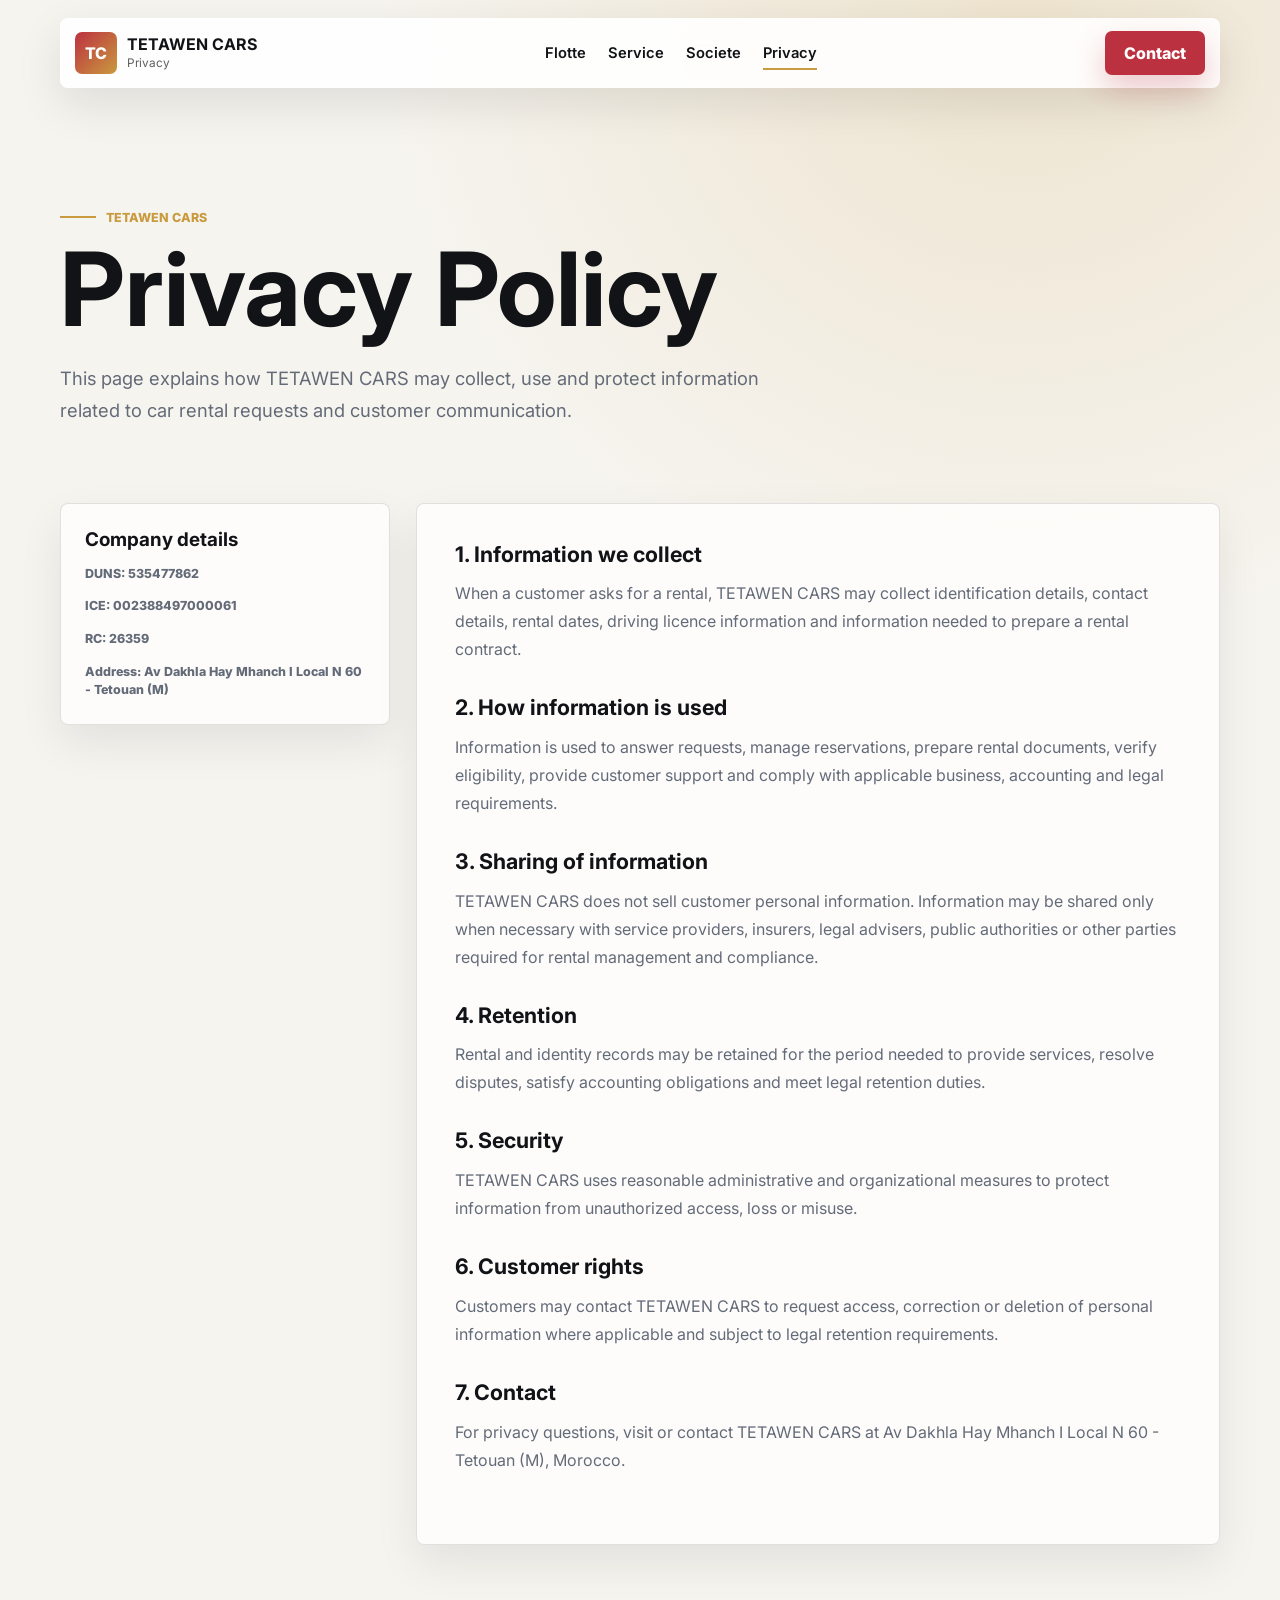
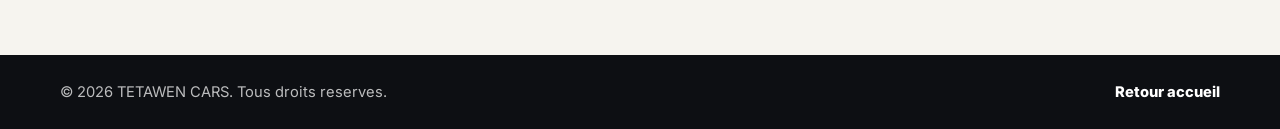
<file: privacy.html>
<!DOCTYPE html>
<html lang="fr">
<head>
  <meta charset="UTF-8">
  <meta name="viewport" content="width=device-width, initial-scale=1.0">
  <meta name="description" content="Privacy Policy de TETAWEN CARS, agence de location de voitures sans chauffeur a Tetouan.">
  <title>Privacy Policy | TETAWEN CARS</title>
  <link rel="preconnect" href="https://fonts.googleapis.com">
  <link rel="preconnect" href="https://fonts.gstatic.com" crossorigin>
  <link href="https://fonts.googleapis.com/css2?family=Inter:wght@400;500;600;700;800&display=swap" rel="stylesheet">
  <link rel="stylesheet" href="styles.css">
</head>
<body class="privacy-page">
  <div class="cursor-glow" aria-hidden="true"></div>

  <header class="site-header compact" data-header>
    <a class="brand" href="index.html" aria-label="TETAWEN CARS accueil">
      <span class="brand-mark">TC</span>
      <span>
        <strong>TETAWEN CARS</strong>
        <small>Privacy</small>
      </span>
    </a>
    <nav class="nav-links" aria-label="Navigation principale">
      <a href="index.html#fleet">Flotte</a>
      <a href="index.html#service">Service</a>
      <a href="index.html#company">Societe</a>
      <a href="privacy.html" aria-current="page">Privacy</a>
    </nav>
    <a class="nav-action" href="index.html#contact">Contact</a>
  </header>

  <main class="privacy-main">
    <section class="privacy-hero">
      <span class="section-kicker reveal">TETAWEN CARS</span>
      <h1 class="reveal">Privacy Policy</h1>
      <p class="reveal">This page explains how TETAWEN CARS may collect, use and protect information related to car rental requests and customer communication.</p>
    </section>

    <section class="policy-layout">
      <aside class="policy-summary reveal">
        <strong>Company details</strong>
        <span>DUNS: 535477862</span>
        <span>ICE: 002388497000061</span>
        <span>RC: 26359</span>
        <span>Address: Av Dakhla Hay Mhanch I Local N 60 - Tetouan (M)</span>
      </aside>

      <article class="policy-content reveal">
        <h2>1. Information we collect</h2>
        <p>When a customer asks for a rental, TETAWEN CARS may collect identification details, contact details, rental dates, driving licence information and information needed to prepare a rental contract.</p>

        <h2>2. How information is used</h2>
        <p>Information is used to answer requests, manage reservations, prepare rental documents, verify eligibility, provide customer support and comply with applicable business, accounting and legal requirements.</p>

        <h2>3. Sharing of information</h2>
        <p>TETAWEN CARS does not sell customer personal information. Information may be shared only when necessary with service providers, insurers, legal advisers, public authorities or other parties required for rental management and compliance.</p>

        <h2>4. Retention</h2>
        <p>Rental and identity records may be retained for the period needed to provide services, resolve disputes, satisfy accounting obligations and meet legal retention duties.</p>

        <h2>5. Security</h2>
        <p>TETAWEN CARS uses reasonable administrative and organizational measures to protect information from unauthorized access, loss or misuse.</p>

        <h2>6. Customer rights</h2>
        <p>Customers may contact TETAWEN CARS to request access, correction or deletion of personal information where applicable and subject to legal retention requirements.</p>

        <h2>7. Contact</h2>
        <p>For privacy questions, visit or contact TETAWEN CARS at Av Dakhla Hay Mhanch I Local N 60 - Tetouan (M), Morocco.</p>
      </article>
    </section>
  </main>

  <footer class="site-footer">
    <span>© <span data-year></span> TETAWEN CARS. Tous droits reserves.</span>
    <a href="index.html">Retour accueil</a>
  </footer>

  <script src="script.js"></script>
</body>
</html>
</file>
<file: styles.css>
:root {
  --ink: #111317;
  --muted: #646b78;
  --line: rgba(17, 19, 23, 0.12);
  --paper: #f6f4ef;
  --white: #ffffff;
  --gold: #c99a3e;
  --red: #bc3140;
  --green: #126b5c;
  --night: #161a22;
  --shadow: 0 24px 70px rgba(17, 19, 23, 0.18);
}

* {
  box-sizing: border-box;
}

html {
  scroll-behavior: smooth;
}

body {
  margin: 0;
  color: var(--ink);
  background: var(--paper);
  font-family: Inter, Arial, sans-serif;
  overflow-x: hidden;
}

body::selection {
  color: var(--white);
  background: var(--red);
}

a {
  color: inherit;
  text-decoration: none;
}

img {
  display: block;
  max-width: 100%;
}

.cursor-glow {
  position: fixed;
  width: 280px;
  height: 280px;
  border-radius: 50%;
  background: radial-gradient(circle, rgba(201, 154, 62, 0.25), transparent 62%);
  pointer-events: none;
  transform: translate(-50%, -50%);
  z-index: 20;
  opacity: 0;
  transition: opacity 180ms ease;
}

.site-header {
  position: fixed;
  top: 18px;
  left: 50%;
  z-index: 30;
  display: flex;
  align-items: center;
  justify-content: space-between;
  width: min(1160px, calc(100% - 32px));
  min-height: 68px;
  padding: 12px 14px;
  border: 1px solid rgba(255, 255, 255, 0.22);
  border-radius: 8px;
  color: var(--white);
  background: rgba(17, 19, 23, 0.38);
  backdrop-filter: blur(18px);
  transform: translateX(-50%);
  transition: background 250ms ease, box-shadow 250ms ease, color 250ms ease;
}

.site-header.is-scrolled,
.site-header.compact {
  color: var(--ink);
  background: rgba(255, 255, 255, 0.9);
  box-shadow: 0 16px 45px rgba(17, 19, 23, 0.1);
}

.brand {
  display: inline-flex;
  align-items: center;
  gap: 10px;
}

.brand-mark {
  display: grid;
  width: 42px;
  height: 42px;
  place-items: center;
  border-radius: 7px;
  color: var(--white);
  background: linear-gradient(135deg, var(--red), var(--gold));
  font-weight: 800;
  letter-spacing: 0;
}

.brand strong,
.brand small {
  display: block;
  line-height: 1.05;
}

.brand small {
  margin-top: 4px;
  color: currentColor;
  opacity: 0.68;
  font-size: 0.74rem;
}

.nav-links {
  display: flex;
  align-items: center;
  gap: 22px;
  color: currentColor;
  font-size: 0.92rem;
  font-weight: 600;
}

.nav-links a {
  position: relative;
}

.nav-links a::after {
  position: absolute;
  right: 0;
  bottom: -8px;
  left: 0;
  height: 2px;
  background: var(--gold);
  content: "";
  transform: scaleX(0);
  transform-origin: left;
  transition: transform 220ms ease;
}

.nav-links a:hover::after,
.nav-links a[aria-current="page"]::after {
  transform: scaleX(1);
}

.nav-action,
.button {
  display: inline-flex;
  align-items: center;
  justify-content: center;
  min-height: 44px;
  padding: 0 18px;
  border-radius: 7px;
  border: 1px solid transparent;
  font-weight: 800;
  white-space: nowrap;
  transition: transform 220ms ease, background 220ms ease, box-shadow 220ms ease;
}

.nav-action,
.button.primary {
  color: var(--white);
  background: var(--red);
  box-shadow: 0 14px 30px rgba(188, 49, 64, 0.25);
}

.button.ghost {
  color: var(--white);
  border-color: rgba(255, 255, 255, 0.48);
  background: rgba(255, 255, 255, 0.08);
}

.button.dark {
  color: var(--white);
  background: var(--night);
}

.button:hover,
.nav-action:hover {
  transform: translateY(-2px);
}

.hero {
  position: relative;
  display: grid;
  min-height: 94vh;
  padding: 150px max(24px, calc((100vw - 1160px) / 2)) 58px;
  overflow: hidden;
}

.hero-media,
.hero-shade {
  position: absolute;
  inset: 0;
}

.hero-media img {
  width: 100%;
  height: 100%;
  object-fit: cover;
  transform: scale(1.05);
  animation: heroZoom 12s ease-in-out infinite alternate;
}

.hero-shade {
  background:
    linear-gradient(90deg, rgba(10, 12, 15, 0.9), rgba(10, 12, 15, 0.5) 48%, rgba(10, 12, 15, 0.18)),
    linear-gradient(0deg, rgba(10, 12, 15, 0.78), rgba(10, 12, 15, 0.05) 46%);
}

.hero-content {
  position: relative;
  z-index: 1;
  align-self: center;
  width: min(760px, 100%);
  color: var(--white);
}

.eyebrow,
.section-kicker {
  display: inline-flex;
  align-items: center;
  gap: 10px;
  margin: 0 0 16px;
  color: var(--gold);
  font-size: 0.78rem;
  font-weight: 800;
  text-transform: uppercase;
}

.eyebrow::before,
.section-kicker::before {
  display: inline-block;
  width: 36px;
  height: 2px;
  background: currentColor;
  content: "";
}

.hero h1 {
  margin: 0;
  max-width: 8ch;
  font-size: clamp(4rem, 12vw, 9.5rem);
  line-height: 0.88;
  letter-spacing: 0;
}

.hero-copy {
  width: min(620px, 100%);
  margin: 28px 0 0;
  color: rgba(255, 255, 255, 0.8);
  font-size: clamp(1.08rem, 2vw, 1.32rem);
  line-height: 1.7;
}

.hero-actions {
  display: flex;
  flex-wrap: wrap;
  gap: 12px;
  margin-top: 34px;
}

.hero-panel {
  position: relative;
  z-index: 2;
  display: grid;
  grid-template-columns: repeat(3, 1fr);
  align-self: end;
  gap: 1px;
  width: min(900px, 100%);
  margin-top: 56px;
  overflow: hidden;
  border: 1px solid rgba(255, 255, 255, 0.18);
  border-radius: 8px;
  color: var(--white);
  background: rgba(255, 255, 255, 0.1);
  backdrop-filter: blur(18px);
}

.hero-panel div {
  padding: 22px;
  background: rgba(255, 255, 255, 0.08);
}

.hero-panel span,
.info-card span,
.fleet-body span,
.policy-summary span {
  display: block;
  color: var(--muted);
  font-size: 0.78rem;
  font-weight: 800;
  text-transform: uppercase;
}

.hero-panel span {
  color: rgba(255, 255, 255, 0.62);
}

.hero-panel strong {
  display: block;
  margin-top: 8px;
  font-size: 0.98rem;
  line-height: 1.35;
}

.ticker {
  overflow: hidden;
  color: var(--white);
  background: var(--green);
}

.ticker-track {
  display: flex;
  width: max-content;
  gap: 42px;
  padding: 16px 0;
  font-weight: 800;
  text-transform: uppercase;
  animation: ticker 24s linear infinite;
}

.ticker-track span {
  position: relative;
}

.ticker-track span::after {
  position: absolute;
  top: 50%;
  right: -25px;
  width: 7px;
  height: 7px;
  border-radius: 50%;
  background: var(--gold);
  content: "";
  transform: translateY(-50%);
}

.section {
  padding: 110px max(24px, calc((100vw - 1160px) / 2));
}

.intro {
  background: var(--white);
}

.split {
  display: grid;
  grid-template-columns: 1.1fr 0.9fr;
  gap: 72px;
  align-items: start;
}

h2 {
  margin: 0;
  font-size: clamp(2.1rem, 5vw, 4.6rem);
  line-height: 1;
  letter-spacing: 0;
}

.split p,
.service-content p,
.contact-panel p,
.privacy-hero p,
.policy-content p,
.fleet-body p,
.step p {
  color: var(--muted);
  font-size: 1rem;
  line-height: 1.75;
}

.section-head {
  display: flex;
  justify-content: space-between;
  align-items: end;
  gap: 32px;
  margin-bottom: 34px;
}

.section-head h2 {
  width: min(720px, 100%);
}

.fleet-grid {
  display: grid;
  grid-template-columns: repeat(3, 1fr);
  gap: 18px;
}

.fleet-card {
  position: relative;
  min-height: 510px;
  overflow: hidden;
  border-radius: 8px;
  background: var(--night);
  box-shadow: var(--shadow);
  transform-style: preserve-3d;
}

.fleet-card img {
  width: 100%;
  height: 100%;
  min-height: 510px;
  object-fit: cover;
  opacity: 0.86;
  transition: transform 800ms ease, opacity 300ms ease;
}

.fleet-card::after {
  position: absolute;
  inset: 0;
  background: linear-gradient(0deg, rgba(8, 10, 13, 0.9), rgba(8, 10, 13, 0.05) 62%);
  content: "";
}

.fleet-card:hover img {
  opacity: 1;
  transform: scale(1.08);
}

.fleet-body {
  position: absolute;
  right: 0;
  bottom: 0;
  left: 0;
  z-index: 1;
  padding: 28px;
  color: var(--white);
}

.fleet-body span,
.fleet-body p {
  color: rgba(255, 255, 255, 0.72);
}

.fleet-body h3 {
  margin: 10px 0;
  font-size: 1.55rem;
}

.service {
  display: grid;
  grid-template-columns: 0.9fr 1.1fr;
  gap: 64px;
  align-items: center;
  background: var(--night);
  color: var(--white);
}

.service .section-kicker,
.service-content p {
  color: rgba(255, 255, 255, 0.7);
}

.service-visual {
  position: relative;
  display: grid;
  min-height: 520px;
  place-items: center;
  overflow: hidden;
  border-radius: 8px;
  background:
    linear-gradient(145deg, rgba(18, 107, 92, 0.75), rgba(188, 49, 64, 0.42)),
    url("https://images.unsplash.com/photo-1553440569-bcc63803a83d?auto=format&fit=crop&w=1100&q=82") center/cover;
  box-shadow: var(--shadow);
}

.road {
  position: absolute;
  right: -20%;
  bottom: 18%;
  left: -20%;
  height: 82px;
  background: rgba(17, 19, 23, 0.82);
  transform: rotate(-8deg);
}

.road::before {
  position: absolute;
  top: 38px;
  left: 0;
  width: 200%;
  height: 4px;
  background: repeating-linear-gradient(90deg, var(--gold) 0 58px, transparent 58px 92px);
  content: "";
  animation: lane 900ms linear infinite;
}

.car-shape {
  position: absolute;
  top: -42px;
  left: 44%;
  width: 150px;
  height: 56px;
  border-radius: 42px 56px 16px 16px;
  background: var(--white);
  box-shadow: 0 18px 34px rgba(0, 0, 0, 0.26);
  animation: carFloat 1.8s ease-in-out infinite;
}

.car-shape::before {
  position: absolute;
  top: -22px;
  left: 44px;
  width: 62px;
  height: 34px;
  border-radius: 24px 24px 4px 4px;
  background: rgba(255, 255, 255, 0.85);
  content: "";
}

.car-shape::after {
  position: absolute;
  right: 16px;
  bottom: -10px;
  left: 16px;
  height: 24px;
  background: radial-gradient(circle at 18px 12px, var(--night) 0 11px, transparent 12px), radial-gradient(circle at 102px 12px, var(--night) 0 11px, transparent 12px);
  content: "";
}

.steps {
  display: grid;
  gap: 14px;
  margin-top: 34px;
}

.step {
  display: grid;
  grid-template-columns: 64px 1fr;
  gap: 8px 18px;
  padding: 22px 0;
  border-top: 1px solid rgba(255, 255, 255, 0.15);
}

.step span {
  grid-row: span 2;
  color: var(--gold);
  font-weight: 800;
}

.step strong {
  font-size: 1.2rem;
}

.step p {
  margin: 0;
}

.company {
  background: var(--white);
}

.info-grid {
  display: grid;
  grid-template-columns: repeat(3, 1fr);
  gap: 14px;
}

.info-card {
  min-height: 170px;
  padding: 26px;
  border: 1px solid var(--line);
  border-radius: 8px;
  background: var(--paper);
  transition: transform 220ms ease, box-shadow 220ms ease;
}

.info-card:hover {
  box-shadow: 0 18px 40px rgba(17, 19, 23, 0.09);
  transform: translateY(-4px);
}

.info-card strong {
  display: block;
  margin-top: 18px;
  font-size: clamp(1.2rem, 2.2vw, 2rem);
  line-height: 1.12;
  overflow-wrap: anywhere;
}

.info-card small {
  display: block;
  margin-top: 8px;
  color: var(--muted);
}

.contact {
  background: var(--paper);
}

.contact-panel {
  display: flex;
  align-items: center;
  justify-content: space-between;
  gap: 28px;
  padding: 52px;
  border-radius: 8px;
  color: var(--white);
  background: linear-gradient(135deg, var(--green), var(--night) 62%, var(--red));
  box-shadow: var(--shadow);
}

.contact-panel h2 {
  max-width: 760px;
  font-size: clamp(2rem, 4vw, 4rem);
}

.contact-panel p {
  max-width: 560px;
  color: rgba(255, 255, 255, 0.75);
}

.contact-actions {
  display: flex;
  flex-wrap: wrap;
  gap: 12px;
  justify-content: flex-end;
}

.site-footer {
  display: flex;
  align-items: center;
  justify-content: space-between;
  gap: 18px;
  padding: 28px max(24px, calc((100vw - 1160px) / 2));
  color: rgba(255, 255, 255, 0.72);
  background: #0d0f13;
  font-size: 0.92rem;
}

.site-footer a {
  color: var(--white);
  font-weight: 800;
}

.privacy-page {
  background:
    radial-gradient(circle at 80% 0%, rgba(201, 154, 62, 0.18), transparent 32%),
    var(--paper);
}

.privacy-main {
  padding-top: 116px;
}

.privacy-hero {
  padding: 86px max(24px, calc((100vw - 1160px) / 2)) 58px;
}

.privacy-hero h1 {
  margin: 0;
  font-size: clamp(3rem, 8vw, 7rem);
  line-height: 0.95;
}

.privacy-hero p {
  width: min(740px, 100%);
  margin-top: 24px;
  font-size: 1.15rem;
}

.policy-layout {
  display: grid;
  grid-template-columns: 330px 1fr;
  gap: 26px;
  padding: 0 max(24px, calc((100vw - 1160px) / 2)) 110px;
  align-items: start;
}

.policy-summary,
.policy-content {
  border: 1px solid var(--line);
  border-radius: 8px;
  background: rgba(255, 255, 255, 0.74);
  box-shadow: 0 18px 44px rgba(17, 19, 23, 0.08);
}

.policy-summary {
  position: sticky;
  top: 112px;
  display: grid;
  gap: 14px;
  padding: 24px;
}

.policy-summary strong {
  font-size: 1.18rem;
}

.policy-summary span {
  color: var(--muted);
  line-height: 1.5;
  text-transform: none;
}

.policy-content {
  padding: 38px;
}

.policy-content h2 {
  margin: 0 0 12px;
  font-size: 1.34rem;
  line-height: 1.2;
}

.policy-content p {
  margin: 0 0 32px;
}

.reveal {
  opacity: 0;
  transform: translateY(28px);
  transition: opacity 700ms ease, transform 700ms ease;
}

.reveal.is-visible {
  opacity: 1;
  transform: translateY(0);
}

@keyframes heroZoom {
  from {
    transform: scale(1.05) translateY(0);
  }
  to {
    transform: scale(1.12) translateY(-18px);
  }
}

@keyframes ticker {
  from {
    transform: translateX(0);
  }
  to {
    transform: translateX(-50%);
  }
}

@keyframes lane {
  to {
    transform: translateX(-92px);
  }
}

@keyframes carFloat {
  0%,
  100% {
    transform: translateY(0);
  }
  50% {
    transform: translateY(-8px);
  }
}

@media (max-width: 900px) {
  .site-header {
    top: 10px;
    width: calc(100% - 20px);
  }

  .nav-links {
    display: none;
  }

  .nav-action {
    min-height: 40px;
    padding-inline: 12px;
    font-size: 0.82rem;
  }

  .hero {
    min-height: auto;
    padding-top: 128px;
  }

  .hero-panel,
  .split,
  .fleet-grid,
  .service,
  .info-grid,
  .policy-layout {
    grid-template-columns: 1fr;
  }

  .hero-panel {
    margin-top: 44px;
  }

  .section {
    padding-top: 74px;
    padding-bottom: 74px;
  }

  .section-head,
  .contact-panel {
    align-items: flex-start;
    flex-direction: column;
  }

  .fleet-card,
  .fleet-card img {
    min-height: 390px;
  }

  .service-visual {
    min-height: 360px;
  }

  .policy-summary {
    position: static;
  }
}

@media (max-width: 560px) {
  .brand strong {
    font-size: 0.9rem;
  }

  .brand small {
    display: none;
  }

  .brand-mark {
    width: 38px;
    height: 38px;
  }

  .hero h1 {
    font-size: clamp(3.2rem, 18vw, 5rem);
  }

  .hero-panel div,
  .fleet-body,
  .contact-panel,
  .policy-content {
    padding: 22px;
  }

  .info-card {
    min-height: 136px;
  }

  .site-footer {
    align-items: flex-start;
    flex-direction: column;
  }
}

@media (prefers-reduced-motion: reduce) {
  *,
  *::before,
  *::after {
    animation-duration: 1ms !important;
    scroll-behavior: auto !important;
    transition-duration: 1ms !important;
  }
}
</file>
